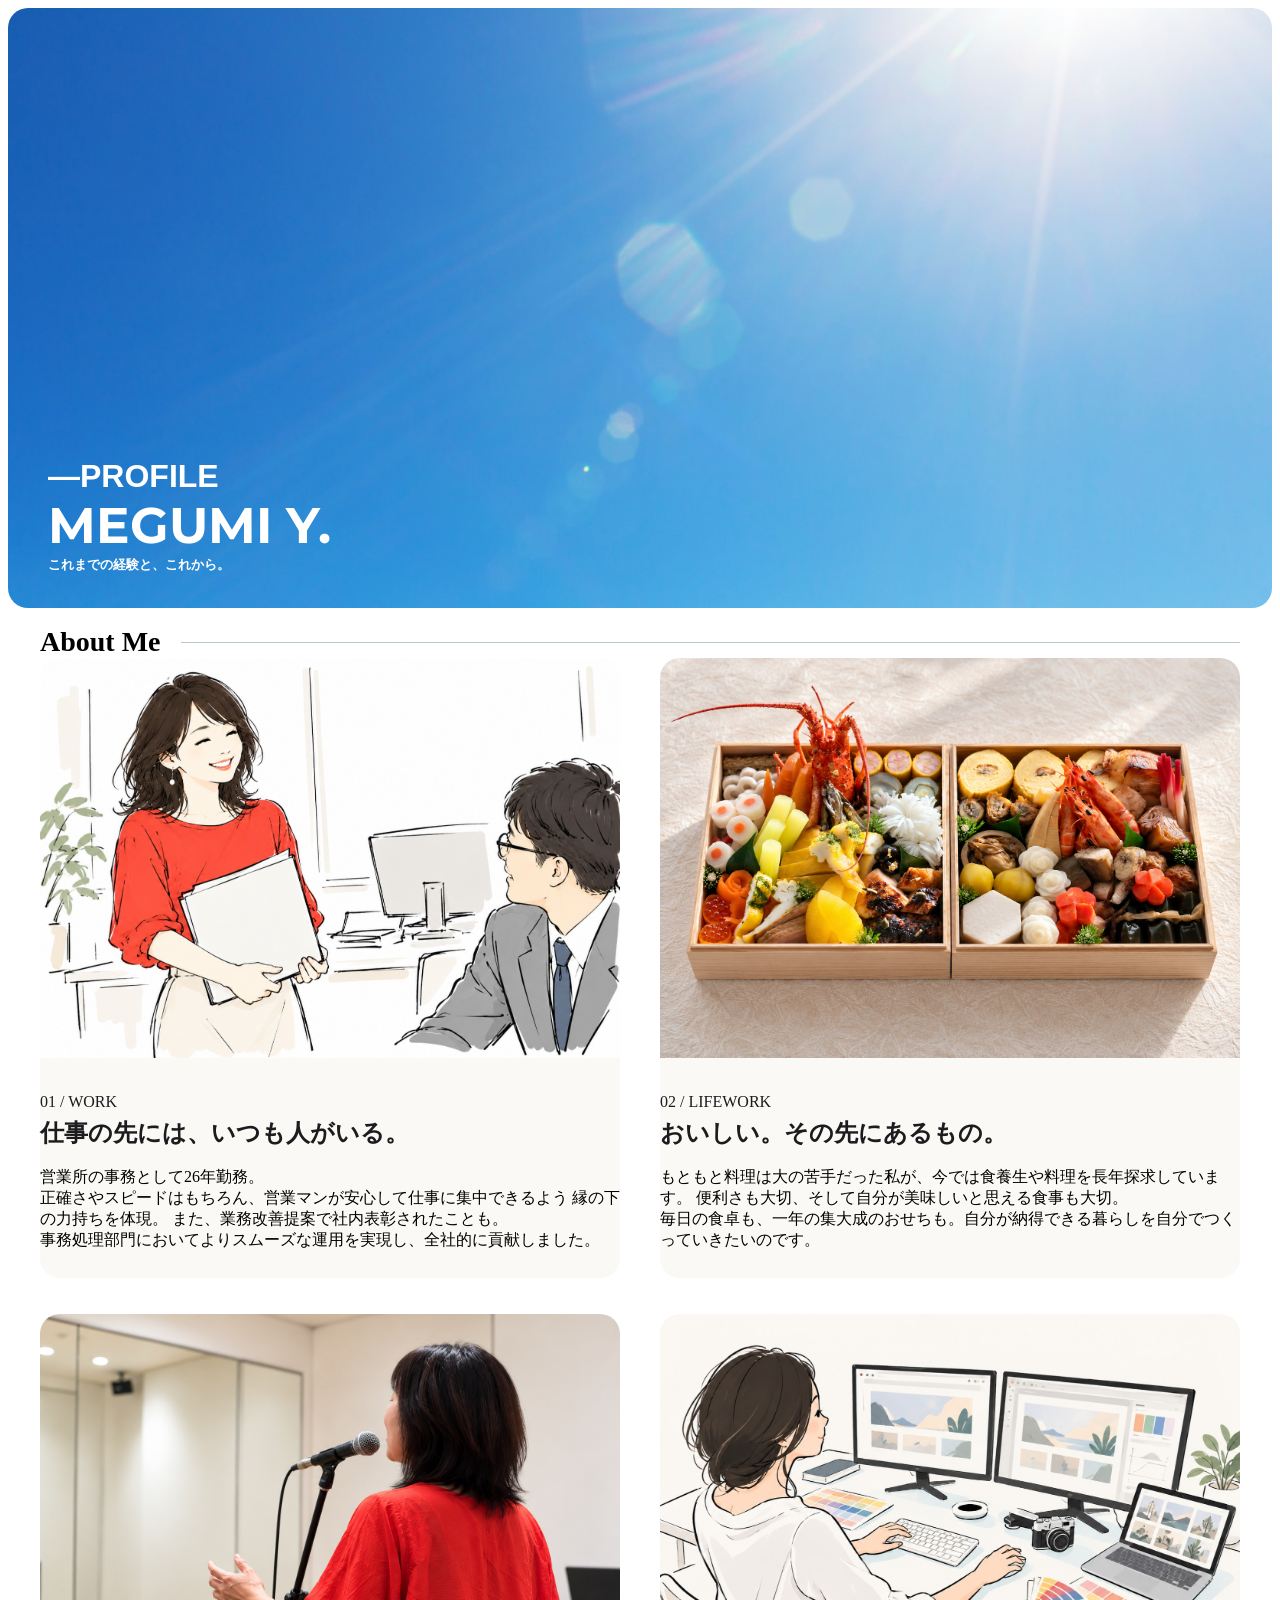
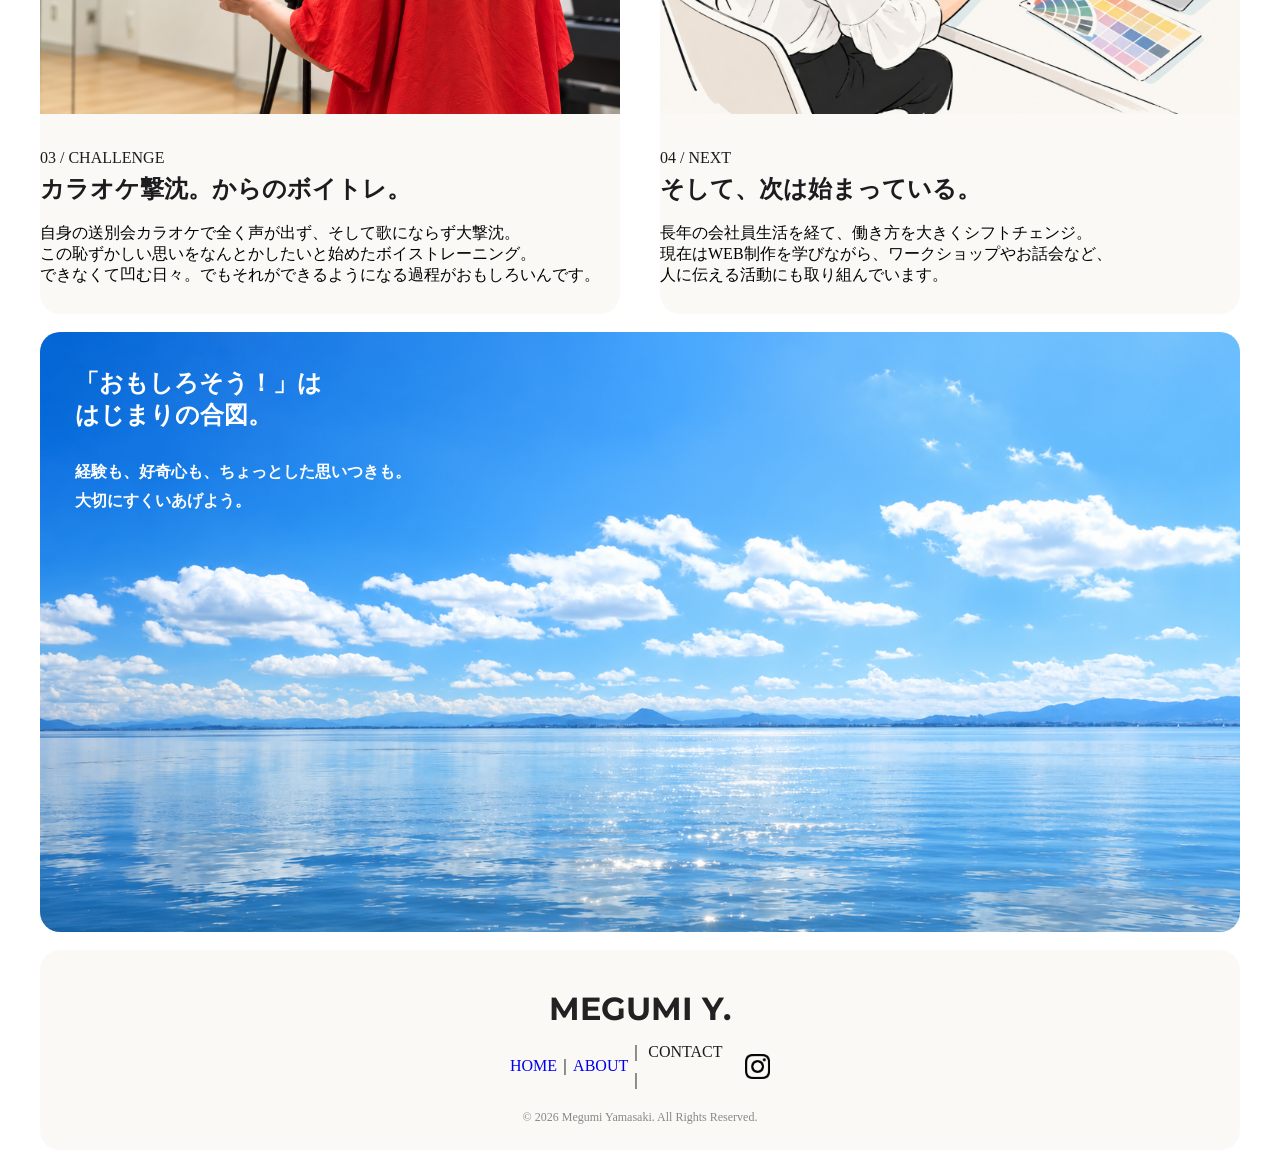
<file: index.html>
<html>
	<head>
		<meta name="robots" content="noindex">
		<meta charset="UTF-8">
		<link rel="stylesheet" href="style.css">
		<link rel="stylesheet" href="text.css">
		<link rel="stylesheet" href="hover.css">
		<link href="https://fonts.googleapis.com/css2?family=Montserrat:wght@400;500;600;700&display=swap" rel="stylesheet">
	</head>
	<body>
		<div class="box1" id="home">
			<img src="top2.jpg" width="100%">
			
			<div class="box2">
				<div class="heading">―PROFILE</div>
				<div class="title" style="font-family:Montserrat,sans-serif;">MEGUMI Y.</div>
				
				<div class="caption">
					これまでの経験と、これから。
				</div>
					
				
			</div>
		</div>
		
		<div class="base">

			
			<br>
			<div class="section-title">
  				About Me
			</div>
			
			<div class="box3" >
			
			</div>
			
			<div class="box4" id="osechi" onclick="clk()" >
				<style>
					.box4:hover {cursor: pointer;
					transform: translateY(-4px); 
					box-shadow: 0 6px 12px rgba(0, 0, 0, 0.15);
					}
				</style>
				
				<video id="osechiVideo" src="osechi.mp4" muted playsinline preload="metadata" 
				style="display:none; width:100%; height:100%; object-fit:cover;"></video>
			
			</div>
			
			<div class="box5">
				
				<div class="text text-color" id=work>01 / WORK</div>
				
				<div class="subheading text-color">仕事の先には、いつも人がいる。</div>
				<br>
				営業所の事務として26年勤務。<br>
				正確さやスピードはもちろん、営業マンが安心して仕事に集中できるよう
				縁の下の力持ちを体現。
				また、業務改善提案で社内表彰されたことも。<br>
				事務処理部門においてよりスムーズな運用を実現し、全社的に貢献しました。
			</div>
			
			<div class="box6">
				<div class="text text-color">02 / LIFEWORK</div>
				
				<div class="subheading text-color">おいしい。その先にあるもの。</div>
				<br>
				もともと料理は大の苦手だった私が、今では食養生や料理を長年探求しています。
				便利さも大切、そして自分が美味しいと思える食事も大切。<br>
				毎日の食卓も、一年の集大成のおせちも。自分が納得できる暮らしを自分でつくっていきたいのです。
				
			</div>
			
			<div style="clear:both;"></div>
			<br>
			<br>
			
			<div class="box7">
			
			</div>
			
			<div class="box8">
			
			</div>
			
			<div class="box9">
				<div class="text text-color">03 / CHALLENGE</div>
				
				<div class="subheading text-color">カラオケ撃沈。からのボイトレ。</div>
				<br>
				自身の送別会カラオケで全く声が出ず、そして歌にならず大撃沈。<br>
				この恥ずかしい思いをなんとかしたいと始めたボイストレーニング。<br>
				できなくて凹む日々。でもそれができるようになる過程がおもしろいんです。
				
			</div>
			
			<div class="box10">
				<div class="text text-color">04 / NEXT</div>
				
				<div class="subheading text-color">そして、次は始まっている。</div>
				<br>
				長年の会社員生活を経て、働き方を大きくシフトチェンジ。<br>
				現在はWEB制作を学びながら、ワークショップやお話会など、<br>
				人に伝える活動にも取り組んでいます。
			</div>
			
			<div style="clear:both;"></div>
			<br>
			
			<div class="box11" style="position:relative;">
				<img src="botm.jpg" width="100%">
					<div class="subheading" style="position:absolute; top:35px; left:35px; color:#ffffff;">
						「おもしろそう！」は
						<br>
						はじまりの合図。
						<br>
						<br>
							<span class="text">
							経験も、好奇心も、ちょっとした思いつきも。
							<br>
							大切にすくいあげよう。
							</span>
					</div>
			</div>
			
			<br>
			
			<div class="box12">
			
				<div class="text text-color">

					<div class="heading" style="color:#222222; font-family:Montserrat,sans-serif; text-align:center;">
						MEGUMI Y.
					</div>
					
					<div style="margin:0 auto; width:260px; display:flex; align-items:center;">
						<a href="#home">HOME</a>
						｜
						<a href="#work">ABOUT</a>
						｜
						CONTACT
						｜
						<img src="Instagram_Glyph_Black.png" width="25px" style="margin-left:5px;">
					</div>
					<p style="text-align: center; font-size: 12px; color: #888888;">&copy; 2026 Megumi Yamasaki. All Rights Reserved.</p>
				</div>
			</div>
			
			<script>
				function clk() {
					var box = document.getElementById("osechi");
					var video = document.getElementById("osechiVideo");

					// すでに再生中（または表示中）でなければ切り替える
					if (video.style.display === "none") {
					// CSSの背景画像（food2.jpg）を消す
					box.style.backgroundImage = "none";
					// 背景色も必要に応じて透明にするなど調整
					box.style.backgroundColor = "#000000"; // 動画の余白を黒にする

					// 動画を表示して再生する
					video.style.display = "block";
					video.play();
					}
				}
			</script>
	</body>
</html>
</file>
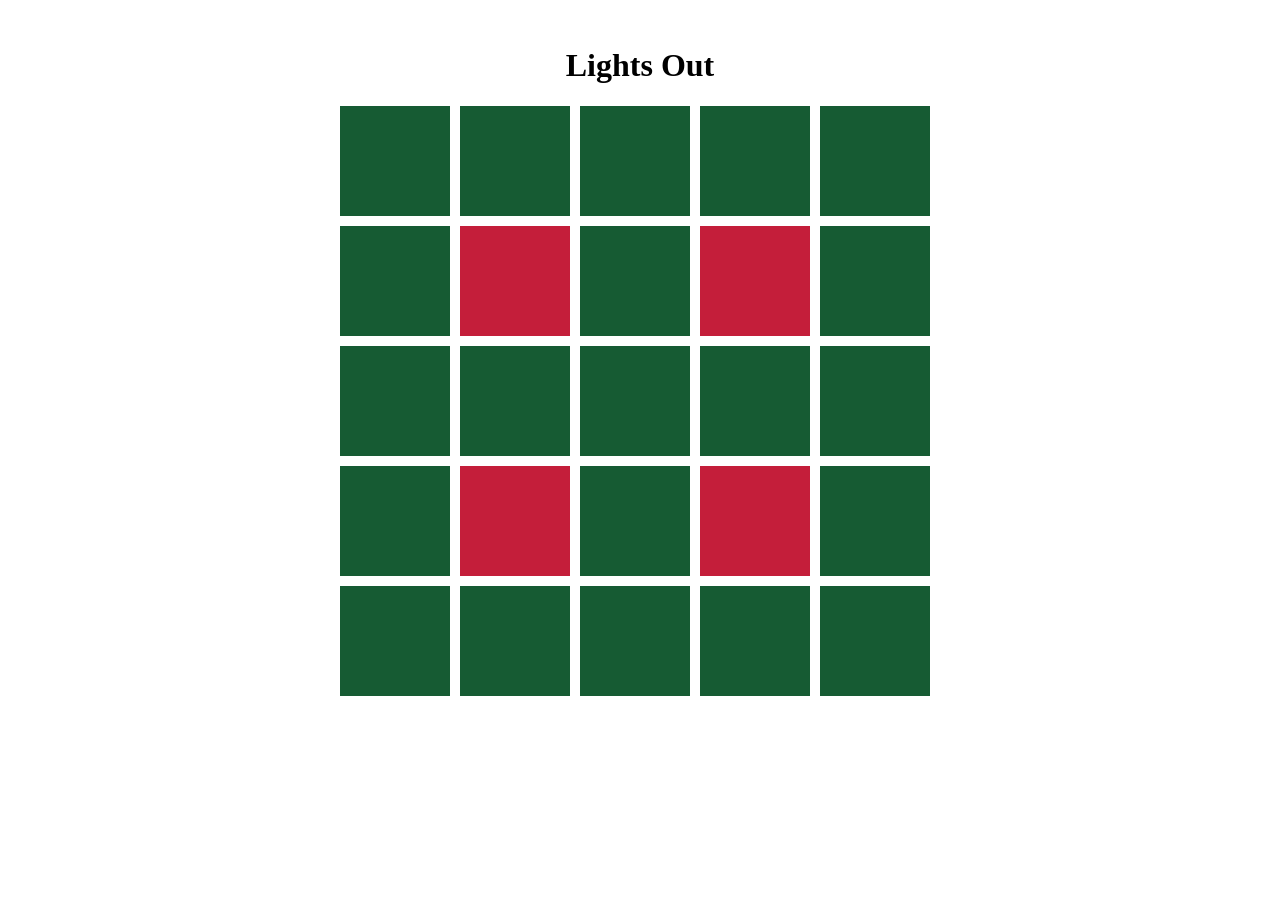
<file: index_java.html>
<html>
	<head>
		<meta charset="UTF-8">
		<meta name="robots" content="noindex">
		<style>
			.box {
			box-sizing: border-box;
			width:110px;
			height:110px;
			background-color:#165B33;
			float:left;
			margin-right: 10px;
			margin-bottom: 10px;
			
			}
    	</style>
	</head>
	
	<body>
		
		<div style="box-sizing: border-box; width: 600px; height: 600px; margin: 0 auto;">
			<br>
			<h1 style="text-align: center;">Lights Out</h1>
			
			<div id="b00" class="box" onclick="clk(0,0);"></div>
			<div id="b01" class="box" onclick="clk(0,1);"></div>
			<div id="b02" class="box" onclick="clk(0,2);"></div>
			<div id="b03" class="box" onclick="clk(0,3);"></div>
			<div id="b04" class="box" onclick="clk(0,4);"></div>
			<div id="b10" class="box" onclick="clk(1,0);"></div>
			<div id="b11" class="box" onclick="clk(1,1);" style="background-color: #C41E3A"></div>
			<div id="b12" class="box" onclick="clk(1,2);"></div>
			<div id="b13" class="box" onclick="clk(1,3);" style="background-color: #C41E3A"></div>
			<div id="b14" class="box" onclick="clk(1,4);"></div>
			<div id="b20" class="box" onclick="clk(2,0);"></div>
			<div id="b21" class="box" onclick="clk(2,1);"></div>
			<div id="b22" class="box" onclick="clk(2,2);"></div>
			<div id="b23" class="box" onclick="clk(2,3);"></div>
			<div id="b24" class="box" onclick="clk(2,4);"></div>
			<div id="b30" class="box" onclick="clk(3,0);"></div>
			<div id="b31" class="box" onclick="clk(3,1);" style="background-color: #C41E3A"></div>
			<div id="b32" class="box" onclick="clk(3,2);"></div>
			<div id="b33" class="box" onclick="clk(3,3);" style="background-color: #C41E3A"></div>
			<div id="b34" class="box" onclick="clk(3,4);"></div>
			<div id="b40" class="box" onclick="clk(4,0);"></div>
			<div id="b41" class="box" onclick="clk(4,1);"></div>
			<div id="b42" class="box" onclick="clk(4,2);"></div>
			<div id="b43" class="box" onclick="clk(4,3);"></div>
			<div id="b44" class="box" onclick="clk(4,4);"></div>
		</div>
		
		<script>
			function clk(y,x){
				toggleColor(y, x);
				
				toggleColor(y - 1, x);
				toggleColor(y + 1, x);
				
				toggleColor(y, x - 1);
				toggleColor(y, x + 1);
			}
				
			function toggleColor(y, x) {
				if (y >= 0 && y <= 4 && x >= 0 && x <= 4) {
					var id="b"+ y + x;
					var el = document.getElementById(id);
				
					if (el) {
						if (el.style.backgroundColor === "#C41E3A" || el.style.backgroundColor === "rgb(196, 30, 58)") {
						el.style.backgroundColor = "#165B33";
						} else {
						el.style.backgroundColor = "#C41E3A";
						}
					}
				}
			}
		</script>
		
	</body>
</html>
</file>
<file: style.css>
html {
	scroll-behavior: smooth;
	margin:0;
	padding:0;
}
div {
	box-sizing:border-box;
}
a {
	text-decoration:none;
	cursor:pointer;
}

.text-color a:hover {
    text-decoration: underline;
}

.base {
	width:1200px;
	margin:0 auto;
}

.box1 {
	position: relative;
	width:100%;
	height:600px;
	background-color:#439be8;
	overflow: hidden;
	border-radius:20px;
}
	
.box2 {
	position:absolute;
	top:450px;
	left:40px;
	color:#ffffff;
	font-family:'Jost',sans-serif;
	font-weight:700;
}	
	
.section-title {
  display: flex;
  align-items: center;
  gap: 20px;
  margin: 40px 0 24px;
}

.section-title {
  font-size: 28px;
  font-weight: bold;
  white-space: nowrap;
  margin: 0;
}

.section-title::after {
  content: "";
  height: 1px;
  background-color: #b7c7cd;
  flex: 1;
}	
	
	
.box3 {
	float:left;
	width:580px;
	height:400px;
	background-color:#a9a9a9;
	margin-right:20px;
	border-radius:20px 20px 0 0;
	overflow: hidden;
	background-image:url("work1.jpg");
	background-repeat:no-repeat;
	background-position:center center;
	background-size:cover;
}
	
.box4 {
	float:left;
	width:580px;
	height:400px;
	background-color:#f6f4ef;
	margin-left:20px;
	border-radius:20px 20px 0 0;
	overflow: hidden;
	background-image:url("food2.jpg");
	background-repeat:no-repeat;
	background-position:center center;
	background-size: contain;
}

.box5 {
	float:left;
	width:580px;
	height:220px;
	background-color:#FAF9F6;
	margin-right:20px;
	padding-top:30px;
	border-radius:0 0 20px 20px;
}

.box6 {
	float:left;
	width:580px;
	height:220px;
	background-color:#FAF9F6;
	margin-left:20px;
	padding-top:30px;
	border-radius:0 0 20px 20px;
}

.box7 {
	float:left;
	width:580px;
	height:400px;
	background-color:#a9a9a9;
	margin-right:20px;
	border-radius:20px 20px 0 0;
	overflow: hidden;
	background-image:url("challenge8.jpg");
	background-repeat:no-repeat;
	background-position:center center;
	background-size:cover;
}
	
.box8 {
	float:left;
	width:580px;
	height:400px;
	background-color:#80808080;
	margin-left:20px;
	border-radius:20px 20px 0 0;
	overflow: hidden;
	background-image:url("next1.jpg");
	background-repeat:no-repeat;
	background-position:center center;
	background-size:cover;
}

.box9 {
	float:left;
	width:580px;
	height:200px;
	background-color:#FAF9F6;
	margin-right:20px;
	padding-top:30px;
	border-radius:0 0 20px 20px;
}

.box10 {
	float:left;
	width:580px;
	height:200px;
	background-color:#FAF9F6;
	margin-left:20px;
	padding-top:30px;
	border-radius:0 0 20px 20px;
}

.box11 {
	width:1200px;
	height:600px;
	background-color:#FFEEEE;
	border-radius:20px;
	overflow: hidden;
}	

.box12 {
	width:1200px;
	height:200px;
	background-color:#FAF9F6;
	padding-top:30px;
	border-radius:20px;
}
</file>
<file: text.css>
.title {
	font-size:50px;
    font-weight: 700;
}

.heading {
    font-size: 32px;
    font-weight: bold;
}

.subheading {
    font-size: 24px;
    font-weight: bold;
}

.text {
    font-size: 16px;
    line-height: 1.8;
}

.caption {
    font-size: 13px;
}

.memo {
    color: #1D1D1F;
}

.text-color {
  color: #1C1C1E;
}
</file>
